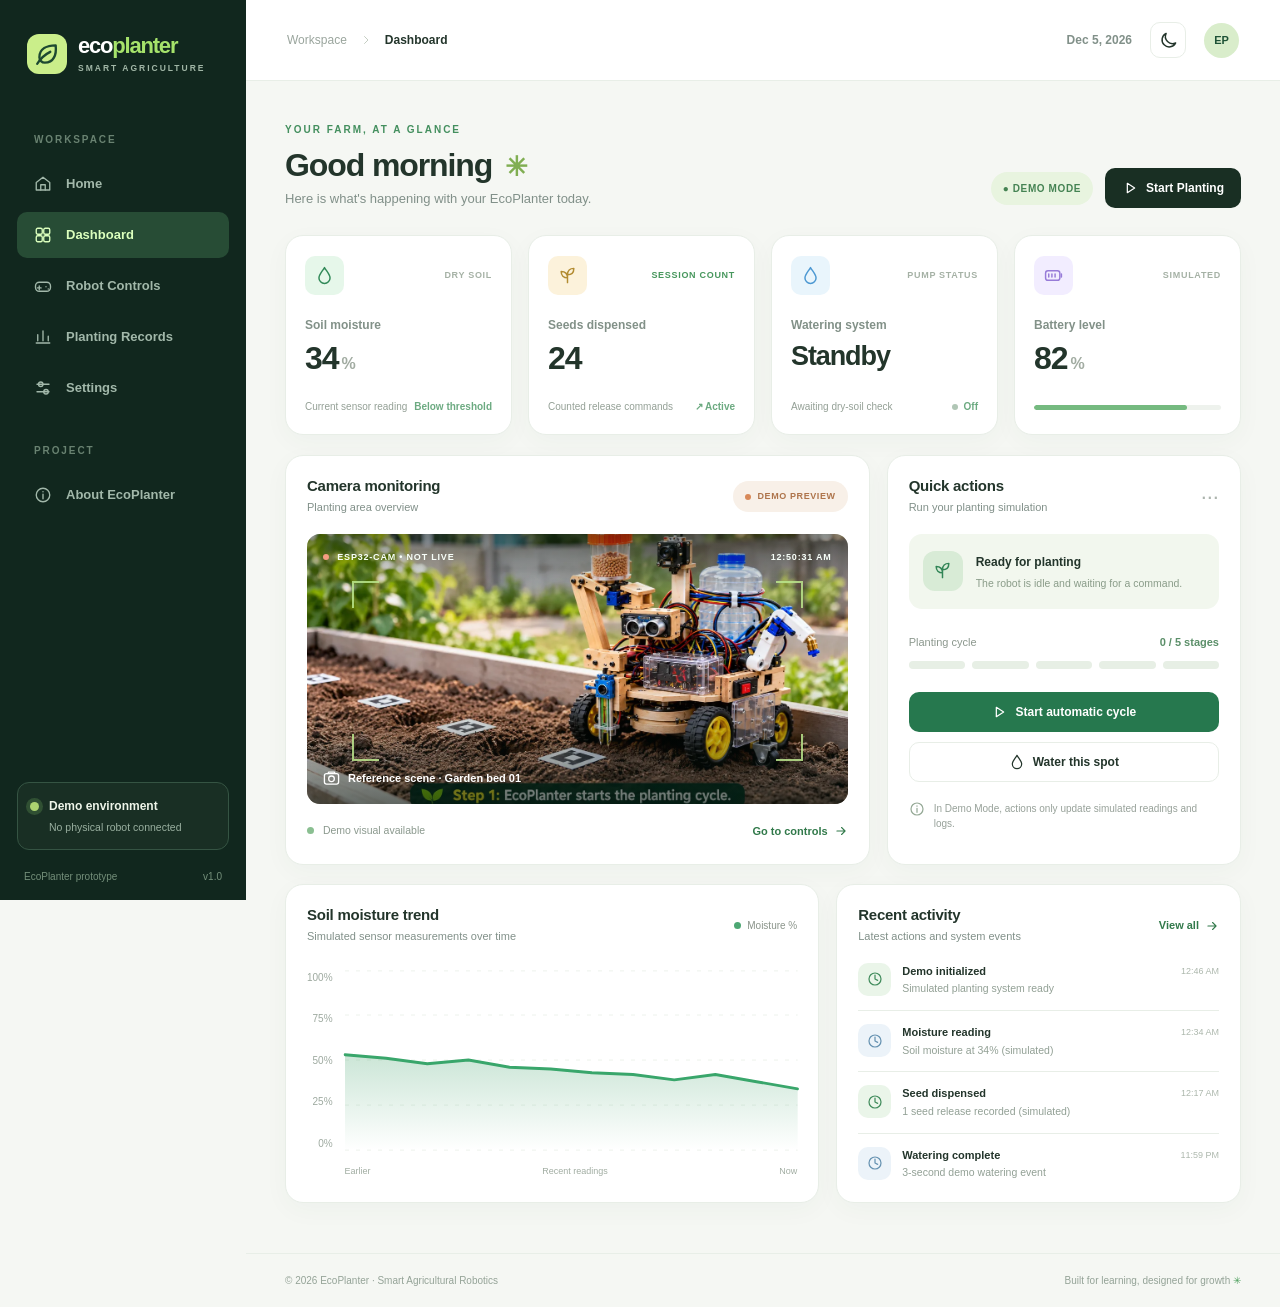
<file: EcoPlanter_Website/index.html>
<!doctype html>
<html lang="en">
<head>
  <meta charset="utf-8" />
  <meta name="viewport" content="width=device-width, initial-scale=1" />
  <meta name="theme-color" content="#10261c" />
  <meta name="description" content="EcoPlanter smart robotics dashboard. Monitor planting, soil moisture, watering and seed dispensing." />
  <title>EcoPlanter — Smart Agriculture Dashboard</title>
  <link rel="icon" href="assets/favicon.svg" type="image/svg+xml" />
  <link rel="stylesheet" href="styles.css" />
</head>
<body>
  <svg class="svg-sprite" aria-hidden="true" xmlns="http://www.w3.org/2000/svg">
    <symbol id="i-leaf" viewBox="0 0 24 24"><path d="M20 4c-8 0-15 3-15 11a5 5 0 0 0 5 5c8 0 11-7 10-16Z"/><path d="M3 21c3-5 6-8 12-11"/></symbol>
    <symbol id="i-grid" viewBox="0 0 24 24"><rect x="3" y="3" width="8" height="8" rx="2"/><rect x="13" y="3" width="8" height="8" rx="2"/><rect x="3" y="13" width="8" height="8" rx="2"/><rect x="13" y="13" width="8" height="8" rx="2"/></symbol>
    <symbol id="i-home" viewBox="0 0 24 24"><path d="m3 10 9-7 9 7v10H3V10Z"/><path d="M9 20v-7h6v7"/></symbol>
    <symbol id="i-game" viewBox="0 0 24 24"><rect x="2" y="7" width="20" height="12" rx="5"/><path d="M7 12v5M4.5 14.5h5M16 13h.01M19 16h.01"/></symbol>
    <symbol id="i-chart" viewBox="0 0 24 24"><path d="M3 20h18M5 17V9m7 8V4m7 13v-6"/></symbol>
    <symbol id="i-sliders" viewBox="0 0 24 24"><path d="M4 7h16M4 17h16"/><circle cx="9" cy="7" r="3"/><circle cx="16" cy="17" r="3"/></symbol>
    <symbol id="i-info" viewBox="0 0 24 24"><circle cx="12" cy="12" r="9"/><path d="M12 11v6M12 7.4v.3"/></symbol>
    <symbol id="i-drop" viewBox="0 0 24 24"><path d="M12 2C9 7 5 11 5 15a7 7 0 1 0 14 0c0-4-4-8-7-13Z"/></symbol>
    <symbol id="i-seed" viewBox="0 0 24 24"><path d="M12 21V10M12 15c-5 0-8-3-8-8 6 0 8 3 8 8Zm0-4c0-5 3-8 8-8 0 6-3 8-8 8Z"/></symbol>
    <symbol id="i-battery" viewBox="0 0 24 24"><rect x="2" y="6" width="18" height="12" rx="3"/><path d="M22 10v4M6 10v4m4-4v4m4-4v4"/></symbol>
    <symbol id="i-camera" viewBox="0 0 24 24"><rect x="2" y="5" width="20" height="15" rx="3"/><circle cx="12" cy="12.5" r="4"/><path d="M7 5l1-2h8l1 2"/></symbol>
    <symbol id="i-wifi" viewBox="0 0 24 24"><path d="M2 8a16 16 0 0 1 20 0M5 12a11 11 0 0 1 14 0m-11 4a6 6 0 0 1 8 0M12 20h.01"/></symbol>
    <symbol id="i-arrow" viewBox="0 0 24 24"><path d="M5 12h14m-6-6 6 6-6 6"/></symbol>
    <symbol id="i-play" viewBox="0 0 24 24"><path d="m8 5 11 7-11 7V5Z"/></symbol>
    <symbol id="i-pause" viewBox="0 0 24 24"><path d="M8 5v14M16 5v14"/></symbol>
    <symbol id="i-stop" viewBox="0 0 24 24"><rect x="5" y="5" width="14" height="14" rx="2"/></symbol>
    <symbol id="i-sun" viewBox="0 0 24 24"><circle cx="12" cy="12" r="4"/><path d="M12 1v3m0 16v3M1 12h3m16 0h3M4 4l2 2m12 12 2 2M20 4l-2 2M6 18l-2 2"/></symbol>
    <symbol id="i-moon" viewBox="0 0 24 24"><path d="M21 15a9 9 0 0 1-12-12 9 9 0 1 0 12 12Z"/></symbol>
    <symbol id="i-download" viewBox="0 0 24 24"><path d="M12 3v12m-5-5 5 5 5-5M4 17v4h16v-4"/></symbol>
    <symbol id="i-chevron" viewBox="0 0 24 24"><path d="m9 5 7 7-7 7"/></symbol>
    <symbol id="i-clock" viewBox="0 0 24 24"><circle cx="12" cy="12" r="9"/><path d="M12 6v6l4 2"/></symbol>
    <symbol id="i-rotate" viewBox="0 0 24 24"><path d="M20 8V3l-4 3a9 9 0 1 0 5 8"/></symbol>
    <symbol id="i-up" viewBox="0 0 24 24"><path d="m12 4 7 7m-7-7-7 7m7-7v16"/></symbol>
    <symbol id="i-down" viewBox="0 0 24 24"><path d="m12 20 7-7m-7 7-7-7m7 7V4"/></symbol>
    <symbol id="i-left" viewBox="0 0 24 24"><path d="m4 12 7-7m-7 7 7 7m-7-7h16"/></symbol>
    <symbol id="i-right" viewBox="0 0 24 24"><path d="m20 12-7-7m7 7-7 7m7-7H4"/></symbol>
    <symbol id="i-shield" viewBox="0 0 24 24"><path d="m12 2 9 4v6c0 5-4 8-9 10-5-2-9-5-9-10V6l9-4Z"/><path d="m8 12 3 3 5-6"/></symbol>
    <symbol id="i-bell" viewBox="0 0 24 24"><path d="M18 8a6 6 0 0 0-12 0c0 7-3 8-3 9h18c0-1-3-2-3-9ZM10 21h4"/></symbol>
    <symbol id="i-menu" viewBox="0 0 24 24"><path d="M4 6h16M4 12h16M4 18h16"/></symbol>
    <symbol id="i-close" viewBox="0 0 24 24"><path d="M5 5 19 19M19 5 5 19"/></symbol>
    <symbol id="i-plug" viewBox="0 0 24 24"><path d="M8 3v6m8-6v6M5 9h14v3a7 7 0 0 1-14 0V9Zm7 10v3"/></symbol>
  </svg>

  <div class="app-shell">
    <aside class="sidebar" id="sidebar">
      <a class="brand" href="#home" data-route="home" aria-label="EcoPlanter home">
        <span class="brand-mark"><svg class="icon"><use href="#i-leaf"/></svg></span>
        <span><strong>eco<span>planter</span></strong><small>SMART AGRICULTURE</small></span>
      </a>
      <div class="sidebar-label">WORKSPACE</div>
      <nav aria-label="Main navigation" class="main-nav">
        <button data-route="home" class="nav-link"><svg class="icon"><use href="#i-home"/></svg><span>Home</span></button>
        <button data-route="dashboard" class="nav-link selected"><svg class="icon"><use href="#i-grid"/></svg><span>Dashboard</span></button>
        <button data-route="controls" class="nav-link"><svg class="icon"><use href="#i-game"/></svg><span>Robot Controls</span></button>
        <button data-route="records" class="nav-link"><svg class="icon"><use href="#i-chart"/></svg><span>Planting Records</span></button>
        <button data-route="settings" class="nav-link"><svg class="icon"><use href="#i-sliders"/></svg><span>Settings</span></button>
      </nav>
      <div class="sidebar-label secondary-label">PROJECT</div>
      <nav class="main-nav" aria-label="Project navigation"><button data-route="about" class="nav-link"><svg class="icon"><use href="#i-info"/></svg><span>About EcoPlanter</span></button></nav>
      <div class="sidebar-bottom">
        <div class="connection-card"><span class="connection-beacon"></span><div><strong id="sidebar-connection">Demo environment</strong><span id="sidebar-connection-detail">No physical robot connected</span></div></div>
        <div class="side-footer"><span>EcoPlanter prototype</span><span>v1.0</span></div>
      </div>
    </aside>

    <div class="mobile-backdrop" id="mobileBackdrop" hidden></div>
    <div class="main-region">
      <header class="topbar">
        <div class="breadcrumb"><button class="mobile-menu icon-btn" id="menuButton" aria-label="Open menu"><svg class="icon"><use href="#i-menu"/></svg></button><span>Workspace</span><svg class="icon chevron-icon"><use href="#i-chevron"/></svg><strong id="breadcrumbName">Dashboard</strong></div>
        <div class="top-actions"><span class="top-time" id="currentTime">--</span><button class="icon-btn" id="themeButton" aria-label="Switch theme" title="Switch theme"><svg class="icon"><use href="#i-moon"/></svg></button><div class="profile-avatar">EP</div></div>
      </header>
      <main id="mainContent">
        <section class="page" id="page-home" data-page="home">
          <div class="hero-banner">
            <div class="hero-copy"><span class="eyebrow light-eyebrow"><span class="ping-dot"></span> A SMARTER WAY TO GROW</span><h1>Precision planting.<br/><em>Made simple.</em></h1><p>Meet EcoPlanter, a student-built agricultural robotics concept combining seed placement, soil sensing, and targeted watering in one intelligent platform.</p><div class="hero-actions"><button class="btn btn-lime" data-route="dashboard">Explore Dashboard <svg class="icon"><use href="#i-arrow"/></svg></button><button class="btn btn-glass" data-route="about">How It Works</button></div></div>
            <div class="hero-photo" role="img" aria-label="EcoPlanter wheeled robot prototype in a garden"></div>
          </div>
          <div class="section-heading"><div><span class="eyebrow">ROBOT CAPABILITIES</span><h2>Small footprint. Big possibilities.</h2></div><p>Meet the features behind the EcoPlanter concept.</p></div>
          <div class="feature-grid">
            <article class="feature-card"><div class="feature-image"><img src="assets/seed-drop.webp" alt="Prototype robot dispensing a seed over garden soil"/></div><div class="feature-body"><span class="feature-icon mint"><svg class="icon"><use href="#i-seed"/></svg></span><h3>Precision seed dropping</h3><p>A two-joint arm positions the dispenser above a calibrated planting spot and releases seeds.</p></div></article>
            <article class="feature-card"><div class="feature-image"><img src="assets/soil-probe.webp" alt="Soil moisture probe inserted into soil by the robot"/></div><div class="feature-body"><span class="feature-icon amber"><svg class="icon"><use href="#i-drop"/></svg></span><h3>Soil moisture sensing</h3><p>A guided, movable probe measures soil moisture before the watering decision.</p></div></article>
            <article class="feature-card"><div class="feature-image"><img src="assets/watering.webp" alt="EcoPlanter concept with watering arm spraying soil"/></div><div class="feature-body"><span class="feature-icon blue"><svg class="icon"><use href="#i-drop"/></svg></span><h3>Targeted watering</h3><p>A separate arm aims the nozzle at the tested spot, watering only when necessary.</p></div></article>
          </div>
          <div class="disclaimer-note"><svg class="icon"><use href="#i-info"/></svg> This showcase depicts a concept prototype. Dashboard readings are simulated until your hardware is connected.</div>
        </section>

        <section class="page active" id="page-dashboard" data-page="dashboard">
          <div class="page-head"><div><span class="eyebrow">YOUR FARM, AT A GLANCE</span><h1>Good <span id="greeting">afternoon</span> <span class="wave">✳</span></h1><p>Here is what's happening with your EcoPlanter today.</p></div><div class="head-cta"><span class="tag demo-tag" id="modeTag">● DEMO MODE</span><button class="btn btn-dark" id="headStartButton"><svg class="icon"><use href="#i-play"/></svg> Start Planting</button></div></div>
          <div class="stats-grid">
            <article class="stat-card"><div class="stat-top"><span class="stat-symbol mint"><svg class="icon"><use href="#i-drop"/></svg></span><span class="micro-tag" id="moistureState">DRY SOIL</span></div><div class="stat-label">Soil moisture</div><div class="stat-number"><span id="moistureNum">34</span><small>%</small></div><div class="stat-foot"><span>Current sensor reading</span><span id="moistureFoot">Below threshold</span></div></article>
            <article class="stat-card"><div class="stat-top"><span class="stat-symbol yellow"><svg class="icon"><use href="#i-seed"/></svg></span><span class="micro-tag green-text">SESSION COUNT</span></div><div class="stat-label">Seeds dispensed</div><div class="stat-number" id="seedCount">24</div><div class="stat-foot"><span>Counted release commands</span><span>↗ Active</span></div></article>
            <article class="stat-card"><div class="stat-top"><span class="stat-symbol sky"><svg class="icon"><use href="#i-drop"/></svg></span><span class="micro-tag">PUMP STATUS</span></div><div class="stat-label">Watering system</div><div class="stat-number stat-text" id="pumpState">Standby</div><div class="stat-foot"><span id="waterFoot">Awaiting dry-soil check</span><span id="pumpPill" class="dot-status"><i></i> Off</span></div></article>
            <article class="stat-card"><div class="stat-top"><span class="stat-symbol lavender"><svg class="icon"><use href="#i-battery"/></svg></span><span class="micro-tag">SIMULATED</span></div><div class="stat-label">Battery level</div><div class="stat-number"><span id="batteryNum">82</span><small>%</small></div><div class="progress-track"><span id="batteryBar" style="width:82%"></span></div></article>
          </div>
          <div class="dashboard-primary">
            <article class="panel camera-panel"><div class="panel-header"><div><h2>Camera monitoring</h2><p>Planting area overview</p></div><span class="tag camera-tag"><span class="circle-red"></span> DEMO PREVIEW</span></div><div class="camera-display"><img src="assets/ecoplanter-hero.webp" alt="Concept illustration of the EcoPlanter robot next to a garden planting spot"/><div class="camera-gradient"></div><div class="camera-corners"><i></i><i></i><i></i><i></i></div><div class="camera-overlay-top"><span><span class="camera-lens-dot"></span> ESP32-CAM • NOT LIVE</span><span id="cameraClock">--:--:--</span></div><div class="camera-bottom-caption"><svg class="icon"><use href="#i-camera"/></svg><span>Reference scene · Garden bed 01</span></div></div><div class="camera-footer"><span><span class="status-dot good"></span> Demo visual available</span><button class="text-btn" data-route="controls">Go to controls <svg class="icon"><use href="#i-arrow"/></svg></button></div></article>
            <article class="panel quick-panel"><div class="panel-header"><div><h2>Quick actions</h2><p>Run your planting simulation</p></div><span class="action-dots">···</span></div><div class="run-status"><span class="run-icon"><svg class="icon"><use href="#i-seed"/></svg></span><div><strong id="robotCurrentStatus">Ready for planting</strong><p id="robotCurrentDetail">The robot is idle and waiting for a command.</p></div></div><div class="quick-progress"><div class="quick-progress-title"><span>Planting cycle</span><strong id="cycleProgressLabel">0 / 5 stages</strong></div><div class="segmented-progress" id="cycleSegments"><span></span><span></span><span></span><span></span><span></span></div></div><div class="quick-buttons"><button class="btn btn-primary wide" id="quickStart"><svg class="icon"><use href="#i-play"/></svg> Start automatic cycle</button><button class="btn btn-ghost wide" id="quickWater"><svg class="icon"><use href="#i-drop"/></svg> Water this spot</button></div><div class="quick-note"><svg class="icon"><use href="#i-info"/></svg><span>In Demo Mode, actions only update simulated readings and logs.</span></div></article>
          </div>
          <div class="dashboard-secondary">
            <article class="panel chart-panel"><div class="panel-header"><div><h2>Soil moisture trend</h2><p>Simulated sensor measurements over time</p></div><span class="legend"><i></i> Moisture %</span></div><div class="chart-layout"><div class="axis-labels"><span>100%</span><span>75%</span><span>50%</span><span>25%</span><span>0%</span></div><div class="chart-plot"><svg id="moistureChart" viewBox="0 0 600 205" preserveAspectRatio="none" aria-label="Soil moisture trend line chart" role="img"><defs><linearGradient id="chartFill" x1="0" y1="0" x2="0" y2="1"><stop offset="0%" stop-color="#52aa78" stop-opacity=".30"/><stop offset="100%" stop-color="#52aa78" stop-opacity="0"/></linearGradient></defs><path class="chart-grid" d="M0 1H600M0 51H600M0 102H600M0 153H600M0 204H600"/><path id="chartArea" fill="url(#chartFill)"></path><polyline id="chartLine" fill="none" stroke="#39a66b" stroke-width="3.3" stroke-linejoin="round" stroke-linecap="round" points=""/></svg><div class="chart-times"><span>Earlier</span><span>Recent readings</span><span>Now</span></div></div></div></article>
            <article class="panel activity-panel"><div class="panel-header"><div><h2>Recent activity</h2><p>Latest actions and system events</p></div><button class="text-btn" data-route="records">View all <svg class="icon"><use href="#i-arrow"/></svg></button></div><div class="activity-list" id="activityList"></div></article>
          </div>
        </section>

        <section class="page" id="page-controls" data-page="controls">
          <div class="page-head"><div><span class="eyebrow">ROBOT OPERATIONS</span><h1>Robot controls</h1><p>Operate your prototype in Demo Mode or connect a compatible ESP32 controller.</p></div><span class="tag demo-tag" id="controlsModeTag">● DEMO MODE</span></div>
          <div class="control-intro"><svg class="icon"><use href="#i-shield"/></svg><span><strong>Safety first.</strong> When connected to hardware, the motion controls use press-and-hold and send a stop command on release. Always keep a physical emergency stop on the robot.</span></div>
          <div class="controls-grid">
            <article class="panel control-panel"><div class="panel-header"><div><h2>Drive system</h2><p>Directional movement</p></div><span class="pill-subtle" id="driveState">Idle</span></div><div class="drive-control"><div class="dpad"><span class="dpad-blank"></span><button class="dpad-key" data-move="forward" aria-label="Drive forward"><svg class="icon"><use href="#i-up"/></svg></button><span class="dpad-blank"></span><button class="dpad-key" data-move="left" aria-label="Turn left"><svg class="icon"><use href="#i-left"/></svg></button><div class="dpad-center"><svg class="icon"><use href="#i-game"/></svg></div><button class="dpad-key" data-move="right" aria-label="Turn right"><svg class="icon"><use href="#i-right"/></svg></button><span class="dpad-blank"></span><button class="dpad-key" data-move="backward" aria-label="Drive backward"><svg class="icon"><use href="#i-down"/></svg></button><span class="dpad-blank"></span></div><p class="small-help">Press and hold to drive. Release to stop. The robot must be in Manual Mode for hardware movement.<span class="key-hint"> On desktop, hold the arrow keys (&uarr; &darr; &larr; &rarr;) to drive.</span></p></div><div class="action-row"><button class="btn btn-ghost" id="pivotLeft"><svg class="icon"><use href="#i-rotate"/></svg> Pivot left</button><button class="btn btn-ghost" id="pivotRight"><svg class="icon"><use href="#i-rotate"/></svg> Pivot right</button></div><button class="btn btn-ghost wide" id="rotateArms" aria-label="Rotate arms (press and hold)"><svg class="icon"><use href="#i-rotate"/></svg> Rotate arms</button></article>
            <article class="panel control-panel"><div class="panel-header"><div><h2>Operating mode</h2><p>Choose how EcoPlanter operates</p></div></div><div class="mode-toggle" role="group" aria-label="Operating mode"><button class="mode-choice active" data-opmode="automatic"><svg class="icon"><use href="#i-seed"/></svg><strong>Automatic</strong><small>Programmed cycle</small></button><button class="mode-choice" data-opmode="manual"><svg class="icon"><use href="#i-game"/></svg><strong>Manual</strong><small>Direct controls</small></button></div><div class="operation-status"><span class="soft-indicator"></span><div><strong id="operatingModeText">Automatic mode enabled</strong><p id="operatingModeDetail">Ready to follow the planting sequence.</p></div></div><button class="btn btn-primary wide" id="controlStart"><svg class="icon"><use href="#i-play"/></svg> Start automatic cycle</button><button class="btn btn-ghost wide" id="controlStop"><svg class="icon"><use href="#i-stop"/></svg> Stop current action</button><button class="btn btn-emergency wide" id="emergencyStop"><svg class="icon"><use href="#i-shield"/></svg> EMERGENCY STOP</button></article>
            <article class="panel actuator-panel"><div class="panel-header"><div><h2>Seed-dropper arm</h2><p>2-joint seed dispenser</p></div><span class="actuator-symbol mint"><svg class="icon"><use href="#i-seed"/></svg></span></div><div class="actuator-meta"><span>Position</span><strong id="seedPosition">Home</strong></div><div class="actuator-actions"><button class="btn btn-ghost" data-action="seed_position">Aim at target</button><button class="btn btn-primary" data-action="seed_drop">Drop seed</button></div><span class="component-note">Dispensing count tracks commands, not verified seed passage.</span></article>
            <article class="panel actuator-panel"><div class="panel-header"><div><h2>Watering arm</h2><p>Targeted nozzle and 5V pump</p></div><span class="actuator-symbol sky"><svg class="icon"><use href="#i-drop"/></svg></span></div><div class="actuator-meta"><span>Pump</span><strong id="waterPosition">Off</strong></div><div class="actuator-actions"><button class="btn btn-ghost" data-action="water_position">Aim at target</button><button class="btn btn-primary" data-action="water_now">Water spot</button></div><span class="component-note">Automatic cycles skip watering when moisture is sufficient.</span></article>
            <article class="panel actuator-panel"><div class="panel-header"><div><h2>Soil moisture probe</h2><p>Movable 2-DOF sensor assembly</p></div><span class="actuator-symbol yellow"><svg class="icon"><use href="#i-drop"/></svg></span></div><div class="actuator-meta"><span>Probe</span><strong id="probePosition">Raised</strong></div><div class="actuator-actions"><button class="btn btn-ghost" data-action="probe_raise">Raise probe</button><button class="btn btn-primary" data-action="probe_check">Lower &amp; check</button></div><span class="component-note">A guide rail and depth stop help protect the sensor.</span></article>
            <article class="panel actuator-panel"><div class="panel-header"><div><h2>Camera & monitoring</h2><p>ESP32-CAM interface</p></div><span class="actuator-symbol lavender"><svg class="icon"><use href="#i-camera"/></svg></span></div><div class="actuator-preview"><img src="assets/ecoplanter-hero.webp" alt="Demo camera preview of EcoPlanter prototype"/><span>DEMO IMAGE — NOT LIVE</span></div><button class="btn btn-ghost wide" data-route="settings">Configure connection <svg class="icon"><use href="#i-arrow"/></svg></button></article>
          </div>
        </section>

        <section class="page" id="page-records" data-page="records">
          <div class="page-head"><div><span class="eyebrow">TRACK YOUR PROGRESS</span><h1>Planting records</h1><p>A history of simulated actions and planting activity.</p></div><button class="btn btn-dark" id="exportCsv"><svg class="icon"><use href="#i-download"/></svg> Export CSV</button></div>
          <div class="record-cards"><article class="mini-stat"><span>Seeds dispensed</span><strong id="recordSeeds">24</strong><small>Current demo session</small></article><article class="mini-stat"><span>Watering events</span><strong id="recordWater">3</strong><small>Current demo session</small></article><article class="mini-stat"><span>Recorded events</span><strong id="recordEvents">0</strong><small>Recent activity entries</small></article></div>
          <div class="panel records-panel"><div class="panel-header"><div><h2>Activity log</h2><p>Events generated by the website</p></div><button class="btn btn-ghost small-btn" id="clearRecords">Clear history</button></div><div class="records-scroll"><table class="records-table"><thead><tr><th>TIME</th><th>EVENT</th><th>DETAILS</th><th>SOURCE</th></tr></thead><tbody id="recordsBody"></tbody></table></div></div>
        </section>

        <section class="page" id="page-settings" data-page="settings">
          <div class="page-head"><div><span class="eyebrow">PERSONALIZE YOUR ROBOT</span><h1>Settings</h1><p>Adjust how EcoPlanter behaves and prepare a connection to ESP32.</p></div><span class="tag muted-tag">Saved in this browser</span></div>
          <div class="settings-grid">
            <article class="panel settings-card"><div class="panel-header"><div><h2>Planting preferences</h2><p>Demo cycle configuration</p></div><span class="actuator-symbol mint"><svg class="icon"><use href="#i-sliders"/></svg></span></div>
              <label class="slider-field" for="thresholdRange"><span><strong>Dry soil threshold</strong><small>Water only below this level</small></span><output id="thresholdValue">40%</output></label><input id="thresholdRange" type="range" min="15" max="75" step="5" value="40"/>
              <label class="slider-field" for="wateringRange"><span><strong>Watering duration</strong><small>Seconds the demo pump runs</small></span><output id="wateringValue">3s</output></label><input id="wateringRange" type="range" min="1" max="10" step="1" value="3"/>
              <div class="settings-input-row"><label for="spacingInput">Planting distance (cm)</label><select id="spacingInput"><option value="10">10 cm</option><option value="15">15 cm</option><option value="20">20 cm</option><option value="25">25 cm</option></select></div>
              <div class="settings-input-row"><label for="seedsInput">Seeds per spot</label><select id="seedsInput"><option value="1">1 seed</option><option value="2">2 seeds</option><option value="3">3 seeds</option></select></div>
              <button class="btn btn-primary wide" id="saveSettings">Save preferences</button>
            </article>
            <article class="panel settings-card"><div class="panel-header"><div><h2>ESP32 connection</h2><p>Optional hardware integration</p></div><span class="actuator-symbol sky"><svg class="icon"><use href="#i-wifi"/></svg></span></div>
              <div class="connection-explain"><span class="status-dot demo"></span><span id="hardwareStatus">Demo only — no real device connected</span></div>
              <label class="form-label" for="wsUrl">ESP32 WebSocket address</label><input id="wsUrl" type="url" inputmode="url" placeholder="ws://192.168.1.100:81" autocomplete="off"/><p class="field-hint">Your ESP32 firmware must implement the command and telemetry format in README.md. The example address is not a real connection.</p>
              <div class="connection-buttons"><button class="btn btn-dark" id="connectButton"><svg class="icon"><use href="#i-plug"/></svg> Connect</button><button class="btn btn-ghost" id="disconnectButton">Return to demo</button></div>
              <div class="settings-warning"><svg class="icon"><use href="#i-shield"/></svg><p>Hardware control needs matching ESP32 firmware and failsafe logic. A website emergency stop is not a substitute for a physical stop switch.</p></div>
            </article>
            <article class="panel settings-card"><div class="panel-header"><div><h2>Demo environment</h2><p>Local simulation tools</p></div><span class="actuator-symbol yellow"><svg class="icon"><use href="#i-rotate"/></svg></span></div><div class="settings-input-row"><label for="demoMoisture">Sample soil condition</label><select id="demoMoisture"><option value="32">Dry soil — 32%</option><option value="54">Optimal soil — 54%</option><option value="78">Wet soil — 78%</option></select></div><button class="btn btn-ghost wide" id="applyMoisture">Apply simulated reading</button><button class="btn btn-ghost wide" id="resetDemo">Reset demo data</button><p class="field-hint">Demo readings do not represent a real soil sample or live sensor.</p></article>
          </div>
        </section>

        <section class="page" id="page-about" data-page="about">
          <div class="page-head"><div><span class="eyebrow">BUILT FOR SMARTER GROWING</span><h1>About EcoPlanter</h1><p>A practical student robotics concept for accessible agricultural automation.</p></div></div>
          <div class="about-hero"><img src="assets/ecoplanter-hero.webp" alt="EcoPlanter robotic planting prototype in a garden"/><div class="about-hero-text"><span>THE PROJECT</span><h2>Technology that grows with you.</h2><p>EcoPlanter combines a mobile chassis, calibrated seed placement, soil moisture checking, and targeted watering into one integrated design.</p></div></div>
          <div class="section-heading"><div><span class="eyebrow">AUTOMATED WORKFLOW</span><h2>How a planting cycle works</h2></div></div>
          <div class="workflow-grid"><div class="workflow-step"><b>01</b><h3>Align</h3><p>Move to the next target and align the tools using programmed positions or camera references.</p></div><div class="workflow-step"><b>02</b><h3>Sense</h3><p>Lower a guided moisture probe into the soil at a repeatable depth.</p></div><div class="workflow-step"><b>03</b><h3>Plant</h3><p>Position the two-joint seeder arm and release the selected number of seeds.</p></div><div class="workflow-step"><b>04</b><h3>Water</h3><p>If the moisture reading is below the set threshold, aim the nozzle and run the pump.</p></div><div class="workflow-step"><b>05</b><h3>Count</h3><p>Update command-based counts and record the planting-cycle outcome.</p></div></div>
          <div class="about-bottom"><div class="panel"><h2>Designed with practical parts</h2><p>ESP32 controller, ESP32-CAM, servo-powered arms, capacitive soil sensor, mini pump, seed hopper, drive motors and a water-resistant plastic chassis.</p></div><div class="panel"><h2>Prototype disclaimer</h2><p>This website includes a working demonstration interface, but the displayed images and simulated telemetry do not validate real-world planting accuracy, vision detection or moisture control.</p></div></div>
        </section>
      </main>
      <footer class="app-footer"><span>© <span id="year"></span> EcoPlanter · Smart Agricultural Robotics</span><span>Built for learning, designed for growth <span class="footer-leaf">✳</span></span></footer>
    </div>
  </div>
  <div id="toast" class="toast" role="status" aria-live="polite"></div>
  <script src="app.js" defer></script>
</body>
</html>
</file>
<file: EcoPlanter_Website/styles.css>
:root {
  --bg: #f5f7f3;
  --surface: #fff;
  --panel: #fff;
  --sidebar: #11271e;
  --sidebar2: #192f24;
  --text: #23352b;
  --muted: #819089;
  --line: #e8eee7;
  --green: #216d48;
  --green2: #3b9666;
  --lime: #c0ea7b;
  --mint: #e8f6e8;
  --soft: #f4f7f2;
  --shadow: 0 7px 26px rgba(39, 71, 46, 0.035);
  --radius: 18px;
}
* {
  box-sizing: border-box;
}
html {
  scroll-behavior: smooth;
}
body {
  margin: 0;
  background: var(--bg);
  color: var(--text);
  font-family:
    Inter,
    -apple-system,
    BlinkMacSystemFont,
    "Segoe UI",
    Arial,
    sans-serif;
  font-size: 14px;
  line-height: 1.5;
}
button,
input,
select {
  font: inherit;
}
button {
  cursor: pointer;
}
button:disabled {
  opacity: 0.55;
  cursor: not-allowed;
}
button:focus-visible,
input:focus-visible,
select:focus-visible {
  outline: 3px solid #89cd83;
  outline-offset: 3px;
}
a {
  text-decoration: none;
  color: inherit;
}
img {
  display: block;
  max-width: 100%;
}
.svg-sprite {
  width: 0;
  height: 0;
  position: absolute;
  overflow: hidden;
}
.icon {
  display: inline-block;
  width: 19px;
  height: 19px;
  flex-shrink: 0;
  fill: none;
  stroke: currentColor;
  stroke-linecap: round;
  stroke-linejoin: round;
  stroke-width: 1.85;
  vertical-align: middle;
}
.app-shell {
  display: flex;
  min-height: 100vh;
}
.sidebar {
  width: 246px;
  background: var(--sidebar);
  color: #dceadd;
  position: fixed;
  inset: 0 auto 0 0;
  z-index: 40;
  display: flex;
  flex-direction: column;
  padding: 34px 17px 16px;
}
.brand {
  display: flex;
  align-items: center;
  gap: 11px;
  padding: 0 9px 0 10px;
  color: #fff;
}
.brand-mark {
  width: 40px;
  height: 40px;
  border-radius: 12px;
  background: #caee8a;
  display: grid;
  place-items: center;
  color: #1d4931;
}
.brand-mark .icon {
  width: 26px;
  height: 26px;
  stroke-width: 2.2;
}
.brand strong {
  display: block;
  font-size: 22px;
  letter-spacing: -1.2px;
  font-weight: 790;
  line-height: 1.1;
}
.brand strong span {
  color: #a6e36b;
}
.brand small {
  font-size: 8.5px;
  letter-spacing: 2px;
  color: #a1b6a6;
  font-weight: 800;
  margin-top: 4px;
  display: block;
}
.sidebar-label {
  margin: 57px 17px 14px;
  font-size: 10px;
  font-weight: 800;
  color: #698271;
  letter-spacing: 1.9px;
}
.sidebar-label.secondary-label {
  margin-top: 32px;
}
.main-nav {
  display: grid;
  gap: 5px;
}
.nav-link {
  display: flex;
  align-items: center;
  gap: 14px;
  text-align: left;
  width: 100%;
  border: 0;
  background: transparent;
  color: #a2b8aa;
  min-height: 46px;
  padding: 0 17px;
  border-radius: 10px;
  font-weight: 550;
  font-size: 13px;
  transition:
    background 0.15s,
    color 0.15s;
}
.nav-link .icon {
  width: 18px;
  height: 18px;
  stroke-width: 1.8;
}
.nav-link.selected,
.nav-link:hover {
  background: #274c35;
  color: #dbffbd;
}
.nav-link.selected {
  font-weight: 700;
}
.sidebar-bottom {
  margin-top: auto;
}
.connection-card {
  border: 1px solid #355443;
  border-radius: 12px;
  background: var(--sidebar2);
  padding: 14px 12px;
  display: flex;
  gap: 10px;
  align-items: flex-start;
}
.connection-beacon {
  width: 9px;
  height: 9px;
  flex-shrink: 0;
  border-radius: 50%;
  margin-top: 5px;
  background: #acd370;
  box-shadow: 0 0 0 4px #93dc7430;
}
.connection-card strong {
  display: block;
  font-size: 12px;
  color: #eef5e9;
}
.connection-card span:not(.connection-beacon) {
  font-size: 10.5px;
  line-height: 1.45;
  color: #9ab0a0;
  display: block;
  margin-top: 5px;
}
.side-footer {
  display: flex;
  justify-content: space-between;
  font-size: 10px;
  color: #748f7a;
  padding: 19px 7px 0;
}
.main-region {
  margin-left: 246px;
  min-height: 100vh;
  flex: 1;
  min-width: 0;
  display: flex;
  flex-direction: column;
}
.topbar {
  height: 81px;
  background: var(--surface);
  border-bottom: 1px solid var(--line);
  padding: 0 41px;
  display: flex;
  align-items: center;
  justify-content: space-between;
}
.breadcrumb {
  display: flex;
  align-items: center;
  gap: 13px;
  color: #9aa59d;
  font-size: 12px;
}
.breadcrumb strong {
  color: var(--text);
  font-weight: 700;
}
.chevron-icon {
  width: 12px;
  height: 12px;
  color: #bfc9bd;
}
.top-actions {
  display: flex;
  align-items: center;
  gap: 18px;
}
.top-time {
  font-size: 12px;
  color: var(--muted);
  font-weight: 550;
}
.icon-btn {
  width: 36px;
  height: 36px;
  display: grid;
  place-items: center;
  border: 1px solid var(--line);
  background: var(--surface);
  color: var(--text);
  border-radius: 10px;
}
.profile-avatar {
  height: 35px;
  width: 35px;
  display: grid;
  place-items: center;
  border-radius: 50%;
  color: #1e5236;
  background: #d9edcb;
  font-weight: 800;
  font-size: 11px;
}
.mobile-menu {
  display: none;
}
.page {
  display: none;
  padding: 37px 39px 50px;
  max-width: 1600px;
  width: 100%;
  margin: 0 auto;
}
.page.active {
  display: block;
}
.eyebrow {
  font-size: 10px;
  letter-spacing: 2px;
  font-weight: 850;
  color: #438f5e;
}
.page-head {
  display: flex;
  align-items: end;
  justify-content: space-between;
  gap: 18px;
  margin-bottom: 27px;
}
.page-head h1 {
  font-size: 32px;
  letter-spacing: -1.1px;
  margin: 8px 0 5px;
  line-height: 1.15;
  font-weight: 790;
}
.page-head p {
  margin: 0;
  font-size: 13px;
  color: var(--muted);
}
.wave {
  color: #80ae52;
  margin-left: 5px;
  font-size: 27px;
}
.head-cta {
  display: flex;
  align-items: center;
  gap: 12px;
}
.tag {
  display: inline-flex;
  gap: 6px;
  align-items: center;
  white-space: nowrap;
  font-size: 10px;
  letter-spacing: 0.6px;
  border-radius: 40px;
  padding: 9px 12px;
  font-weight: 800;
}
.demo-tag {
  background: #e8f4df;
  color: #458353;
}
.muted-tag {
  background: var(--soft);
  color: var(--muted);
}
.btn {
  border-radius: 10px;
  border: 1px solid transparent;
  display: inline-flex;
  align-items: center;
  justify-content: center;
  gap: 8px;
  min-height: 40px;
  padding: 9px 16px;
  font-size: 12px;
  font-weight: 760;
  white-space: nowrap;
  transition:
    transform 0.12s,
    background 0.12s;
}
.btn:active {
  transform: scale(0.985);
}
.btn .icon {
  height: 16px;
  width: 16px;
}
.btn-dark {
  background: #192f23;
  color: #fff;
}
.btn-dark:hover {
  background: #2d523b;
}
.btn-primary {
  background: #26784e;
  color: #fff;
}
.btn-primary:hover {
  background: #1b603e;
}
.btn-ghost {
  border-color: var(--line);
  background: var(--surface);
  color: var(--text);
}
.btn-ghost:hover {
  background: var(--soft);
}
.btn-emergency {
  color: #ae3735;
  background: #fff2ef;
  border: 1px solid #ffbdb9;
  font-weight: 850;
}
.btn-emergency:hover {
  background: #ffe0dc;
}
.btn-lime {
  background: #c6ef86;
  color: #1b4027;
}
.btn-glass {
  color: #fff;
  background: #ffffff22;
  border-color: #ffffff44;
}
.wide {
  width: 100%;
}
.stats-grid {
  display: grid;
  grid-template-columns: repeat(4, minmax(0, 1fr));
  gap: 16px;
}
.stat-card {
  border: 1px solid var(--line);
  background: var(--panel);
  border-radius: var(--radius);
  padding: 20px 19px;
  min-width: 0;
  box-shadow: var(--shadow);
}
.stat-top {
  display: flex;
  justify-content: space-between;
  gap: 7px;
  align-items: center;
  margin-bottom: 21px;
}
.stat-symbol,
.actuator-symbol,
.feature-icon {
  display: grid;
  place-items: center;
  width: 39px;
  height: 39px;
  border-radius: 10px;
}
.mint {
  color: #318958;
  background: #e6f7ea;
}
.yellow {
  color: #b38c31;
  background: #fcf2db;
}
.sky {
  color: #4c98d2;
  background: #e9f5fc;
}
.lavender {
  color: #977bd8;
  background: #f2edff;
}
.micro-tag {
  color: #a5b1a5;
  font-size: 9px;
  font-weight: 750;
  letter-spacing: 0.7px;
  white-space: nowrap;
}
.green-text {
  color: #47975d;
}
.stat-label {
  font-size: 12px;
  color: #829188;
  margin-bottom: 8px;
  font-weight: 570;
}
.stat-number {
  font-size: 32px;
  line-height: 1.05;
  letter-spacing: -1.1px;
  font-weight: 800;
  min-height: 40px;
}
.stat-number small {
  font-size: 16px;
  color: #a2aca2;
  letter-spacing: 0;
  margin-left: 3px;
  font-weight: 700;
}
.stat-text {
  font-size: 27px;
}
.stat-foot {
  margin-top: 17px;
  display: flex;
  justify-content: space-between;
  gap: 6px;
  flex-wrap: wrap;
  font-size: 10px;
  color: #94a096;
}
.stat-foot > span:last-child {
  color: #6caa81;
  font-weight: 700;
}
.stat-foot .dot-status {
  color: #7c9d88;
  display: flex;
  gap: 6px;
  align-items: center;
}
.dot-status i {
  width: 6px;
  height: 6px;
  background: #b0c6b5;
  border-radius: 50%;
}
.dot-status.on i {
  background: #3eab62;
}
.progress-track {
  height: 5px;
  border-radius: 10px;
  background: #eef2ed;
  overflow: hidden;
  margin-top: 23px;
}
.progress-track span {
  height: 100%;
  display: block;
  background: #75ba80;
  border-radius: 10px;
  transition: width 0.35s;
}
.dashboard-primary {
  display: grid;
  grid-template-columns: minmax(0, 1.65fr) minmax(280px, 1fr);
  gap: 17px;
  margin-top: 20px;
}
.dashboard-secondary {
  display: grid;
  grid-template-columns: minmax(0, 1.32fr) minmax(280px, 1fr);
  gap: 17px;
  margin-top: 19px;
}
.panel {
  background: var(--panel);
  border: 1px solid var(--line);
  border-radius: var(--radius);
  box-shadow: var(--shadow);
  min-width: 0;
}
.panel-header {
  display: flex;
  justify-content: space-between;
  gap: 12px;
  align-items: center;
  margin-bottom: 18px;
}
.panel-header h2 {
  font-size: 15px;
  line-height: 1.2;
  margin: 0 0 4px;
  letter-spacing: -0.25px;
}
.panel-header p {
  font-size: 11px;
  color: var(--muted);
  margin: 0;
}
.camera-panel,
.quick-panel,
.chart-panel,
.activity-panel {
  padding: 21px;
}
.camera-tag {
  background: #f8f0e8;
  color: #ae744b;
  font-size: 9px;
}
.circle-red {
  width: 6px;
  height: 6px;
  background: #d88959;
  border-radius: 50%;
}
.camera-display {
  height: 270px;
  background: #d6dfd3;
  border-radius: 13px;
  position: relative;
  overflow: hidden;
}
.camera-display > img {
  width: 100%;
  height: 100%;
  object-fit: cover;
  object-position: center 45%;
}
.camera-gradient {
  position: absolute;
  inset: 0;
  background: linear-gradient(
    180deg,
    #0b160e76,
    transparent 22%,
    transparent 57%,
    #05130d9a
  );
}
.camera-overlay-top {
  position: absolute;
  top: 17px;
  left: 16px;
  right: 16px;
  display: flex;
  justify-content: space-between;
  gap: 10px;
  font-size: 9px;
  letter-spacing: 0.8px;
  color: #f8fff9;
  font-weight: 800;
}
.camera-lens-dot {
  width: 6px;
  height: 6px;
  display: inline-block;
  background: #f59d81;
  border-radius: 50%;
  margin-right: 5px;
}
.camera-bottom-caption {
  position: absolute;
  bottom: 17px;
  left: 16px;
  display: flex;
  align-items: center;
  gap: 8px;
  color: #fff;
  font-weight: 700;
  font-size: 11px;
}
.camera-bottom-caption .icon {
  width: 17px;
  height: 17px;
}
.camera-corners {
  position: absolute;
  inset: 47px 45px 43px;
  pointer-events: none;
  opacity: 0.85;
}
.camera-corners i {
  position: absolute;
  width: 27px;
  height: 27px;
  border: 2px solid #bce78d;
}
.camera-corners i:nth-child(1) {
  left: 0;
  top: 0;
  border-right: 0;
  border-bottom: 0;
}
.camera-corners i:nth-child(2) {
  right: 0;
  top: 0;
  border-left: 0;
  border-bottom: 0;
}
.camera-corners i:nth-child(3) {
  left: 0;
  bottom: 0;
  border-right: 0;
  border-top: 0;
}
.camera-corners i:nth-child(4) {
  right: 0;
  bottom: 0;
  border-left: 0;
  border-top: 0;
}
.camera-footer {
  display: flex;
  align-items: center;
  justify-content: space-between;
  margin-top: 15px;
  gap: 10px;
  color: #8b998e;
  font-size: 10.5px;
}
.status-dot {
  width: 7px;
  height: 7px;
  background: #8abf91;
  display: inline-block;
  border-radius: 50%;
  margin-right: 6px;
}
.status-dot.demo {
  background: #e7a658;
}
.text-btn {
  display: inline-flex;
  align-items: center;
  gap: 6px;
  border: 0;
  background: none;
  color: #31794a;
  font-weight: 750;
  font-size: 11px;
  padding: 4px 0;
}
.text-btn .icon {
  width: 14px;
  height: 14px;
}
.action-dots {
  font-size: 22px;
  color: #acb4ad;
  line-height: 1;
}
.run-status {
  display: flex;
  gap: 13px;
  align-items: flex-start;
  background: #f2f7ee;
  border-radius: 13px;
  padding: 17px 14px;
  margin-bottom: 25px;
}
.run-icon {
  width: 40px;
  height: 40px;
  border-radius: 12px;
  background: #d8ebd6;
  color: #318556;
  display: grid;
  place-items: center;
  flex-shrink: 0;
}
.run-status strong {
  font-size: 12px;
}
.run-status p {
  font-size: 10.5px;
  margin: 4px 0 0;
  color: #8a9c89;
  line-height: 1.5;
}
.quick-progress-title {
  display: flex;
  align-items: center;
  justify-content: space-between;
  font-size: 11px;
  margin-bottom: 11px;
  color: #8c988e;
}
.quick-progress-title strong {
  color: #5b8f69;
}
.segmented-progress {
  display: flex;
  gap: 7px;
  margin-bottom: 23px;
}
.segmented-progress span {
  flex: 1;
  background: #e7efe5;
  border-radius: 8px;
  height: 8px;
  transition: background 0.2s;
}
.segmented-progress span.done {
  background: #54a76b;
}
.quick-buttons {
  display: grid;
  gap: 10px;
}
.quick-note {
  margin-top: 19px;
  display: flex;
  align-items: flex-start;
  gap: 9px;
  font-size: 10px;
  line-height: 1.5;
  color: #97a199;
}
.quick-note .icon {
  width: 16px;
  height: 16px;
  color: #95a996;
}
.chart-panel {
  min-height: 270px;
}
.legend {
  color: #8a948a;
  font-size: 10px;
  display: flex;
  align-items: center;
  gap: 6px;
}
.legend i {
  height: 7px;
  width: 7px;
  border-radius: 50%;
  background: #4da773;
}
.chart-layout {
  display: flex;
  margin-top: 25px;
  gap: 12px;
}
.axis-labels {
  display: flex;
  flex-direction: column;
  justify-content: space-between;
  height: 181px;
  text-align: right;
  font-size: 10px;
  color: #9da99f;
  flex-shrink: 0;
}
.chart-plot {
  flex: 1;
  min-width: 0;
}
.chart-plot svg {
  width: 100%;
  height: 181px;
  overflow: visible;
}
.chart-grid {
  fill: none;
  stroke: #edf2ec;
  stroke-width: 1;
  vector-effect: non-scaling-stroke;
  stroke-dasharray: 4 7;
}
.chart-times {
  display: flex;
  justify-content: space-between;
  color: #a1ada2;
  font-size: 9px;
  margin-top: 8px;
}
.activity-list {
  display: grid;
  gap: 0;
}
.activity-item {
  display: flex;
  gap: 11px;
  align-items: flex-start;
  padding: 13px 0;
  border-bottom: 1px solid var(--line);
}
.activity-item:first-child {
  padding-top: 0;
}
.activity-item:last-child {
  border-bottom: 0;
  padding-bottom: 0;
}
.activity-icon {
  display: grid;
  place-items: center;
  width: 33px;
  height: 33px;
  border-radius: 10px;
  color: #418c5c;
  background: #eaf5e9;
  flex-shrink: 0;
}
.activity-item:nth-child(2n) .activity-icon {
  background: #ecf3f9;
  color: #6692b1;
}
.activity-icon .icon {
  width: 16px;
  height: 16px;
}
.activity-copy {
  flex: 1;
  min-width: 0;
}
.activity-copy strong {
  display: block;
  font-size: 11px;
  margin-bottom: 2px;
}
.activity-copy p {
  margin: 0;
  color: #92a095;
  font-size: 10.5px;
  white-space: nowrap;
  overflow: hidden;
  text-overflow: ellipsis;
}
.activity-time {
  color: #acb7ac;
  font-size: 9px;
  white-space: nowrap;
  margin-top: 2px;
}
.app-footer {
  margin-top: auto;
  display: flex;
  justify-content: space-between;
  gap: 15px;
  padding: 19px 39px;
  color: #94a397;
  font-size: 10px;
  border-top: 1px solid var(--line);
}
.footer-leaf {
  color: #4a9e5a;
}
.hero-banner {
  background: #173e2b;
  min-height: 372px;
  border-radius: 20px;
  overflow: hidden;
  position: relative;
  display: flex;
  align-items: stretch;
  color: white;
}
.hero-copy {
  position: relative;
  padding: 50px 45px;
  z-index: 2;
  max-width: 580px;
  width: 58%;
  background: linear-gradient(90deg, #173e2b 67%, #173e2bf0 84%, transparent);
}
.hero-banner h1 {
  font-size: clamp(32px, 3.6vw, 55px);
  line-height: 1.04;
  letter-spacing: -2px;
  margin: 23px 0;
}
.hero-banner h1 em {
  font-style: normal;
  color: #d5f098;
}
.hero-banner p {
  font-size: 13px;
  max-width: 420px;
  line-height: 1.8;
  color: #d0e2d2;
}
.hero-actions {
  margin-top: 29px;
  display: flex;
  gap: 10px;
}
.hero-photo {
  position: absolute;
  inset: 0 0 0 32%;
  background: url("assets/ecoplanter-hero.webp") center/cover no-repeat;
}
.light-eyebrow {
  color: #c1e89b;
  display: flex;
  align-items: center;
  gap: 8px;
}
.ping-dot {
  width: 8px;
  height: 8px;
  border-radius: 50%;
  background: #c0e68c;
}
.section-heading {
  display: flex;
  justify-content: space-between;
  align-items: end;
  gap: 14px;
  margin: 37px 0 20px;
}
.section-heading h2 {
  font-size: 24px;
  letter-spacing: -0.65px;
  margin: 6px 0 0;
}
.section-heading p {
  color: var(--muted);
  font-size: 12px;
  margin: 0;
}
.feature-grid {
  display: grid;
  grid-template-columns: repeat(3, minmax(0, 1fr));
  gap: 17px;
}
.feature-card {
  border: 1px solid var(--line);
  background: var(--surface);
  border-radius: 17px;
  overflow: hidden;
}
.feature-image {
  height: 168px;
  overflow: hidden;
}
.feature-image img {
  width: 100%;
  height: 100%;
  object-fit: cover;
  transition: transform 0.2s;
}
.feature-card:hover img {
  transform: scale(1.05);
}
.feature-body {
  padding: 18px;
}
.feature-body h3 {
  font-size: 15px;
  margin: 12px 0 6px;
}
.feature-body p {
  font-size: 11.5px;
  color: var(--muted);
  margin: 0;
  line-height: 1.7;
}
.disclaimer-note {
  margin-top: 20px;
  color: #849587;
  font-size: 11px;
  display: flex;
  gap: 9px;
  align-items: center;
}
.disclaimer-note .icon {
  width: 15px;
  height: 15px;
}
.control-intro {
  display: flex;
  align-items: center;
  gap: 12px;
  background: #f1f7e8;
  border: 1px solid #dfebd4;
  border-radius: 12px;
  padding: 15px 18px;
  color: #65835e;
  margin-bottom: 20px;
  font-size: 12px;
}
.control-intro .icon {
  width: 23px;
  height: 23px;
  color: #419262;
}
.controls-grid {
  display: grid;
  grid-template-columns: repeat(2, minmax(0, 1fr));
  gap: 18px;
}
.control-panel,
.actuator-panel {
  padding: 24px;
}
.pill-subtle {
  font-size: 10px;
  background: var(--soft);
  color: #82948a;
  border-radius: 20px;
  padding: 6px 11px;
}
.drive-control {
  display: flex;
  align-items: center;
  justify-content: space-evenly;
  gap: 22px;
}
.dpad {
  display: grid;
  grid-template-columns: repeat(3, 58px);
  grid-template-rows: repeat(3, 58px);
  gap: 7px;
}
.dpad-key {
  border: 1px solid #d9e8d9;
  border-radius: 13px;
  background: #f0f7eb;
  color: #31784e;
  display: grid;
  place-items: center;
  touch-action: none;
}
.dpad-key:hover,
.dpad-key.held {
  background: #d8efd0;
  border-color: #8ec797;
}
.dpad-key .icon {
  width: 23px;
  height: 23px;
}
.dpad-center {
  display: grid;
  place-items: center;
  background: #e5efe1;
  color: #8aaf84;
  border-radius: 13px;
}
.small-help {
  max-width: 230px;
  color: var(--muted);
  font-size: 11px;
  line-height: 1.7;
}
.action-row {
  display: flex;
  gap: 9px;
  margin-top: 15px;
}
#rotateArms {
  background: #d8efd0;
  color:#044b0f;
  margin-top: 9px;
  touch-action: none;
  user-select: none;
}
.btn-ghost.held {
  background: #d8efd0;
  border-color: #8ec797;
}
.key-hint {
  display: none;
}
@media (hover: hover) and (pointer: fine) {
  .key-hint {
    display: inline;
  }
}
.action-row > * {
  flex: 1;
}
.mode-toggle {
  display: grid;
  grid-template-columns: 1fr 1fr;
  gap: 10px;
}
.mode-choice {
  border: 1px solid var(--line);
  border-radius: 12px;
  background: var(--surface);
  color: var(--muted);
  padding: 20px 12px;
  text-align: left;
  display: flex;
  flex-direction: column;
  align-items: flex-start;
  gap: 6px;
}
.mode-choice .icon {
  color: var(--muted);
  width: 22px;
  height: 22px;
}
.mode-choice strong {
  color: var(--text);
  font-size: 12px;
}
.mode-choice small {
  font-size: 10px;
}
.mode-choice.active {
  background: #f0f8ef;
  border-color: #7ab38c;
}
.mode-choice.active .icon {
  color: #398b56;
}
.operation-status {
  display: flex;
  align-items: center;
  gap: 12px;
  padding: 20px 0;
}
.soft-indicator {
  width: 11px;
  height: 11px;
  background: #73b978;
  box-shadow: 0 0 0 5px #e4f2de;
  border-radius: 50%;
  flex-shrink: 0;
}
.operation-status strong {
  font-size: 12px;
}
.operation-status p {
  font-size: 10px;
  color: var(--muted);
  margin: 3px 0;
}
.control-panel > .btn {
  margin-bottom: 9px;
}
.actuator-meta {
  display: flex;
  justify-content: space-between;
  margin: 16px 0 23px;
  border-bottom: 1px solid var(--line);
  padding-bottom: 17px;
  color: var(--muted);
  font-size: 11px;
}
.actuator-meta strong {
  color: var(--text);
}
.actuator-actions {
  display: flex;
  flex-wrap: wrap;
  gap: 9px;
}
.actuator-actions .btn {
  flex: 1;
}
.component-note {
  display: block;
  font-size: 10px;
  color: var(--muted);
  margin-top: 18px;
  line-height: 1.7;
}
.actuator-preview {
  height: 120px;
  position: relative;
  border-radius: 10px;
  overflow: hidden;
  margin-bottom: 13px;
}
.actuator-preview img {
  width: 100%;
  height: 100%;
  object-fit: cover;
}
.actuator-preview span {
  position: absolute;
  top: 10px;
  left: 11px;
  background: #193a2eb8;
  color: white;
  font-size: 9px;
  padding: 6px 9px;
  border-radius: 8px;
  font-weight: 800;
  letter-spacing: 0.35px;
}
.record-cards {
  display: grid;
  grid-template-columns: repeat(3, minmax(0, 1fr));
  gap: 16px;
  margin-bottom: 19px;
}
.mini-stat {
  padding: 23px;
  border: 1px solid var(--line);
  border-radius: 14px;
  background: var(--surface);
}
.mini-stat span {
  font-size: 12px;
  color: var(--muted);
  display: block;
}
.mini-stat strong {
  display: block;
  font-size: 31px;
  letter-spacing: -1px;
  margin: 5px 0;
}
.mini-stat small {
  font-size: 10px;
  color: #96a399;
}
.records-panel {
  padding: 22px;
}
.small-btn {
  min-height: 32px;
  padding: 5px 10px;
}
.records-scroll {
  overflow-x: auto;
}
.records-table {
  width: 100%;
  border-collapse: collapse;
  text-align: left;
  min-width: 600px;
}
.records-table th {
  font-size: 10px;
  color: #9aa69c;
  font-weight: 850;
  letter-spacing: 1px;
  background: var(--soft);
  padding: 14px;
}
.records-table td {
  font-size: 12px;
  padding: 17px 14px;
  border-bottom: 1px solid var(--line);
}
.records-table td:nth-child(2) {
  font-weight: 700;
}
.records-table td:nth-child(3) {
  color: #8a968b;
}
.records-table td:nth-child(4) {
  color: #519562;
}
.empty-table {
  text-align: center;
  color: var(--muted);
}
.settings-grid {
  display: grid;
  grid-template-columns: repeat(2, minmax(0, 1fr));
  gap: 18px;
  align-items: start;
}
.settings-card {
  padding: 24px;
}
.slider-field {
  display: flex;
  align-items: center;
  justify-content: space-between;
  margin-top: 26px;
}
.slider-field span strong,
.settings-input-row label {
  display: block;
  font-size: 12px;
  font-weight: 720;
}
.slider-field small {
  display: block;
  font-size: 10px;
  color: var(--muted);
  margin-top: 4px;
}
.slider-field output {
  font-size: 13px;
  color: #397e56;
  font-weight: 790;
}
.settings-card input[type="range"] {
  width: 100%;
  margin-top: 18px;
  accent-color: #398b59;
}
.settings-input-row {
  margin: 25px 0;
  display: flex;
  align-items: center;
  justify-content: space-between;
  gap: 20px;
}
.settings-input-row select {
  min-width: 120px;
  background: var(--surface);
  border: 1px solid #dce7dc;
  border-radius: 9px;
  padding: 10px 12px;
  color: var(--text);
}
.form-label {
  display: block;
  margin-top: 22px;
  font-size: 11px;
  font-weight: 750;
  margin-bottom: 9px;
}
.settings-card input[type="url"] {
  width: 100%;
  padding: 12px;
  border: 1px solid #dae4db;
  color: var(--text);
  border-radius: 10px;
  background: var(--surface);
}
.field-hint {
  font-size: 10.5px;
  color: var(--muted);
  line-height: 1.7;
  margin: 11px 0 18px;
}
.connection-explain {
  display: flex;
  align-items: center;
  background: var(--soft);
  border-radius: 10px;
  padding: 13px;
  color: var(--muted);
  font-size: 11px;
}
.connection-buttons {
  display: flex;
  gap: 8px;
}
.settings-warning {
  display: flex;
  gap: 11px;
  background: #fff8ec;
  color: #98764c;
  padding: 14px;
  border-radius: 10px;
  margin-top: 25px;
}
.settings-warning .icon {
  flex-shrink: 0;
}
.settings-warning p {
  font-size: 11px;
  margin: 0;
  line-height: 1.6;
}
.about-hero {
  display: grid;
  grid-template-columns: 1fr 1fr;
  background: #1a3b29;
  color: #fff;
  border-radius: 20px;
  overflow: hidden;
  min-height: 300px;
}
.about-hero img {
  height: 100%;
  width: 100%;
  object-fit: cover;
}
.about-hero-text {
  padding: 40px;
  align-self: center;
}
.about-hero-text span {
  font-size: 10px;
  color: #b7e89c;
  font-weight: 850;
  letter-spacing: 1.7px;
}
.about-hero-text h2 {
  font-size: 29px;
  letter-spacing: -1px;
  line-height: 1.2;
}
.about-hero-text p {
  font-size: 12.5px;
  color: #c6ddcb;
  line-height: 1.8;
}
.workflow-grid {
  display: grid;
  grid-template-columns: repeat(5, minmax(0, 1fr));
  gap: 12px;
}
.workflow-step {
  background: var(--surface);
  padding: 22px 18px;
  border-radius: 14px;
  border: 1px solid var(--line);
}
.workflow-step b {
  font-size: 26px;
  letter-spacing: -1px;
  color: #86bc84;
}
.workflow-step h3 {
  font-size: 15px;
  margin: 20px 0 6px;
}
.workflow-step p {
  font-size: 11px;
  color: var(--muted);
  line-height: 1.65;
}
.about-bottom {
  display: grid;
  grid-template-columns: 1fr 1fr;
  gap: 18px;
  margin-top: 19px;
}
.about-bottom > .panel {
  padding: 24px;
}
.about-bottom h2 {
  font-size: 16px;
  margin: 0 0 8px;
}
.about-bottom p {
  font-size: 12px;
  line-height: 1.75;
  color: var(--muted);
  margin: 0;
}
.toast {
  position: fixed;
  bottom: 26px;
  right: 27px;
  z-index: 90;
  max-width: 375px;
  min-width: 240px;
  padding: 14px 17px;
  background: #183a29;
  color: #f3fff4;
  border-radius: 12px;
  box-shadow: 0 17px 40px #102f1e41;
  font-size: 12px;
  font-weight: 650;
  opacity: 0;
  transform: translateY(15px);
  pointer-events: none;
  transition:
    opacity 0.2s,
    transform 0.2s;
}
.toast.show {
  opacity: 1;
  transform: translateY(0);
}
.mobile-backdrop[hidden] {
  display: none;
}
body.dark {
  --bg: #14241d;
  --surface: #1a3024;
  --panel: #203729;
  --sidebar: #0a1a13;
  --sidebar2: #1b3425;
  --text: #e2ece1;
  --muted: #9caf9e;
  --line: #304d3a;
  --soft: #264333;
  --shadow: none;
}
.dark .stat-card,
.dark .mini-stat {
  background: var(--panel);
}
.dark .run-status,
.dark .control-intro {
  background: #2b4530;
  border-color: #35553b;
}
.dark .mode-choice.active {
  background: #2d553b;
}
.dark .settings-warning {
  background: #433c28;
  color: #e3c28a;
}
.dark .demo-tag {
  background: #2f513b;
  color: #bce2bd;
}
.dark .muted-tag,
.dark .pill-subtle {
  background: #2d4534;
}
.dark .camera-tag {
  background: #4a3c2b;
  color: #f0ce9c;
}
.dark .progress-track,
.dark .segmented-progress span {
  background: #37543c;
}
.dark .segmented-progress span.done {
  background: #71c38c;
}
.dark .dpad-key {
  background: #294632;
  border-color: #426c4a;
  color: #beefbf;
}
.dark .dpad-center {
  background: #2e4935;
}
.dark .chart-grid {
  stroke: #375141;
}
.dark .btn-ghost {
  border-color: #44604a;
}
.dark .btn-ghost.held,
.dark .dpad-key.held {
  background: #3a6046;
  border-color: #71c38c;
}
.dark .btn-emergency {
  background: #512e2b;
  border-color: #92544c;
  color: #ffbbb3;
}
.dark .connection-explain {
  background: #284332;
}
.dark .run-status p {
  color: #aac1ab;
}
@media (max-width: 1170px) {
  .page {
    padding: 30px 25px;
  }
  .topbar {
    padding: 0 25px;
  }
  .sidebar {
    width: 215px;
  }
  .main-region {
    margin-left: 215px;
  }
  .stats-grid {
    grid-template-columns: repeat(2, minmax(0, 1fr));
  }
  .dashboard-primary,
  .dashboard-secondary {
    grid-template-columns: minmax(0, 1.2fr) minmax(260px, 1fr);
  }
  .camera-display {
    height: 234px;
  }
  .hero-copy {
    width: 64%;
  }
  .hero-photo {
    left: 35%;
  }
  .workflow-grid {
    grid-template-columns: repeat(3, 1fr);
  }
}
@media (max-width: 900px) {
  .sidebar {
    width: 246px;
    transform: translateX(-100%);
    transition: transform 0.2s;
  }
  .sidebar.open {
    transform: translateX(0);
  }
  .mobile-backdrop:not([hidden]) {
    position: fixed;
    inset: 0;
    background: #081e10aa;
    z-index: 35;
  }
  .main-region {
    margin-left: 0;
  }
  .mobile-menu {
    display: grid;
  }
  .dashboard-primary,
  .dashboard-secondary {
    grid-template-columns: 1fr 1fr;
  }
  .feature-grid {
    gap: 10px;
  }
  .hero-copy {
    width: 71%;
    padding: 40px 32px;
  }
  .hero-photo {
    left: 28%;
  }
  .stats-grid {
    gap: 12px;
  }
}
@media (max-width: 680px) {
  .topbar {
    height: 65px;
    padding: 0 16px;
  }
  .top-time {
    display: none;
  }
  .top-actions {
    gap: 10px;
  }
  .breadcrumb {
    gap: 9px;
  }
  .page {
    padding: 26px 16px 35px;
  }
  .page-head {
    align-items: flex-start;
    flex-direction: column;
  }
  .page-head h1 {
    font-size: 27px;
  }
  .head-cta {
    width: 100%;
    justify-content: space-between;
  }
  .stats-grid {
    grid-template-columns: repeat(2, minmax(0, 1fr));
    gap: 10px;
  }
  .stat-card {
    padding: 17px 14px;
  }
  .stat-number {
    font-size: 27px;
  }
  .stat-foot {
    margin-top: 12px;
  }
  .stat-top {
    margin-bottom: 14px;
  }
  .micro-tag {
    font-size: 8px;
  }
  .dashboard-primary,
  .dashboard-secondary,
  .controls-grid,
  .settings-grid,
  .about-bottom {
    grid-template-columns: 1fr;
  }
  .camera-display {
    height: 235px;
  }
  .camera-panel,
  .quick-panel,
  .chart-panel,
  .activity-panel,
  .control-panel,
  .actuator-panel {
    padding: 18px;
  }
  .feature-grid {
    grid-template-columns: 1fr;
  }
  .feature-image {
    height: 190px;
  }
  .hero-banner {
    min-height: 480px;
    align-items: flex-start;
  }
  .hero-copy {
    width: 100%;
    padding: 36px 25px;
    background: linear-gradient(180deg, #173e2b 3%, #173e2bee 64%, #173e2b88);
  }
  .hero-copy h1 {
    font-size: 37px;
  }
  .hero-photo {
    inset: 28% 0 0;
    background-position: 60% center;
  }
  .section-heading {
    align-items: flex-start;
    flex-direction: column;
  }
  .section-heading h2 {
    font-size: 22px;
  }
  .record-cards {
    grid-template-columns: repeat(2, 1fr);
  }
  .record-cards .mini-stat:last-child {
    grid-column: span 2;
  }
  .mini-stat {
    padding: 17px;
  }
  .about-hero {
    grid-template-columns: 1fr;
  }
  .about-hero img {
    height: 220px;
  }
  .about-hero-text {
    padding: 25px;
  }
  .workflow-grid {
    grid-template-columns: repeat(2, 1fr);
  }
  .app-footer {
    padding: 18px 16px;
    flex-direction: column;
    gap: 4px;
  }
  .settings-card {
    padding: 19px;
  }
  .dpad {
    grid-template-columns: repeat(3, 52px);
    grid-template-rows: repeat(3, 52px);
  }
  .drive-control {
    gap: 13px;
  }
  .small-help {
    font-size: 10px;
  }
}
@media (max-width: 370px) {
  .stats-grid {
    grid-template-columns: 1fr;
  }
  .workflow-grid {
    grid-template-columns: 1fr;
  }
  .head-cta {
    flex-wrap: wrap;
  }
  .drive-control {
    flex-direction: column;
  }
  .camera-display {
    height: 200px;
  }
}
@media (prefers-reduced-motion: reduce) {
  *,
  *::before,
  *::after {
    scroll-behavior: auto !important;
    animation-duration: 0.01ms !important;
    transition-duration: 0.01ms !important;
  }
}
</file>
